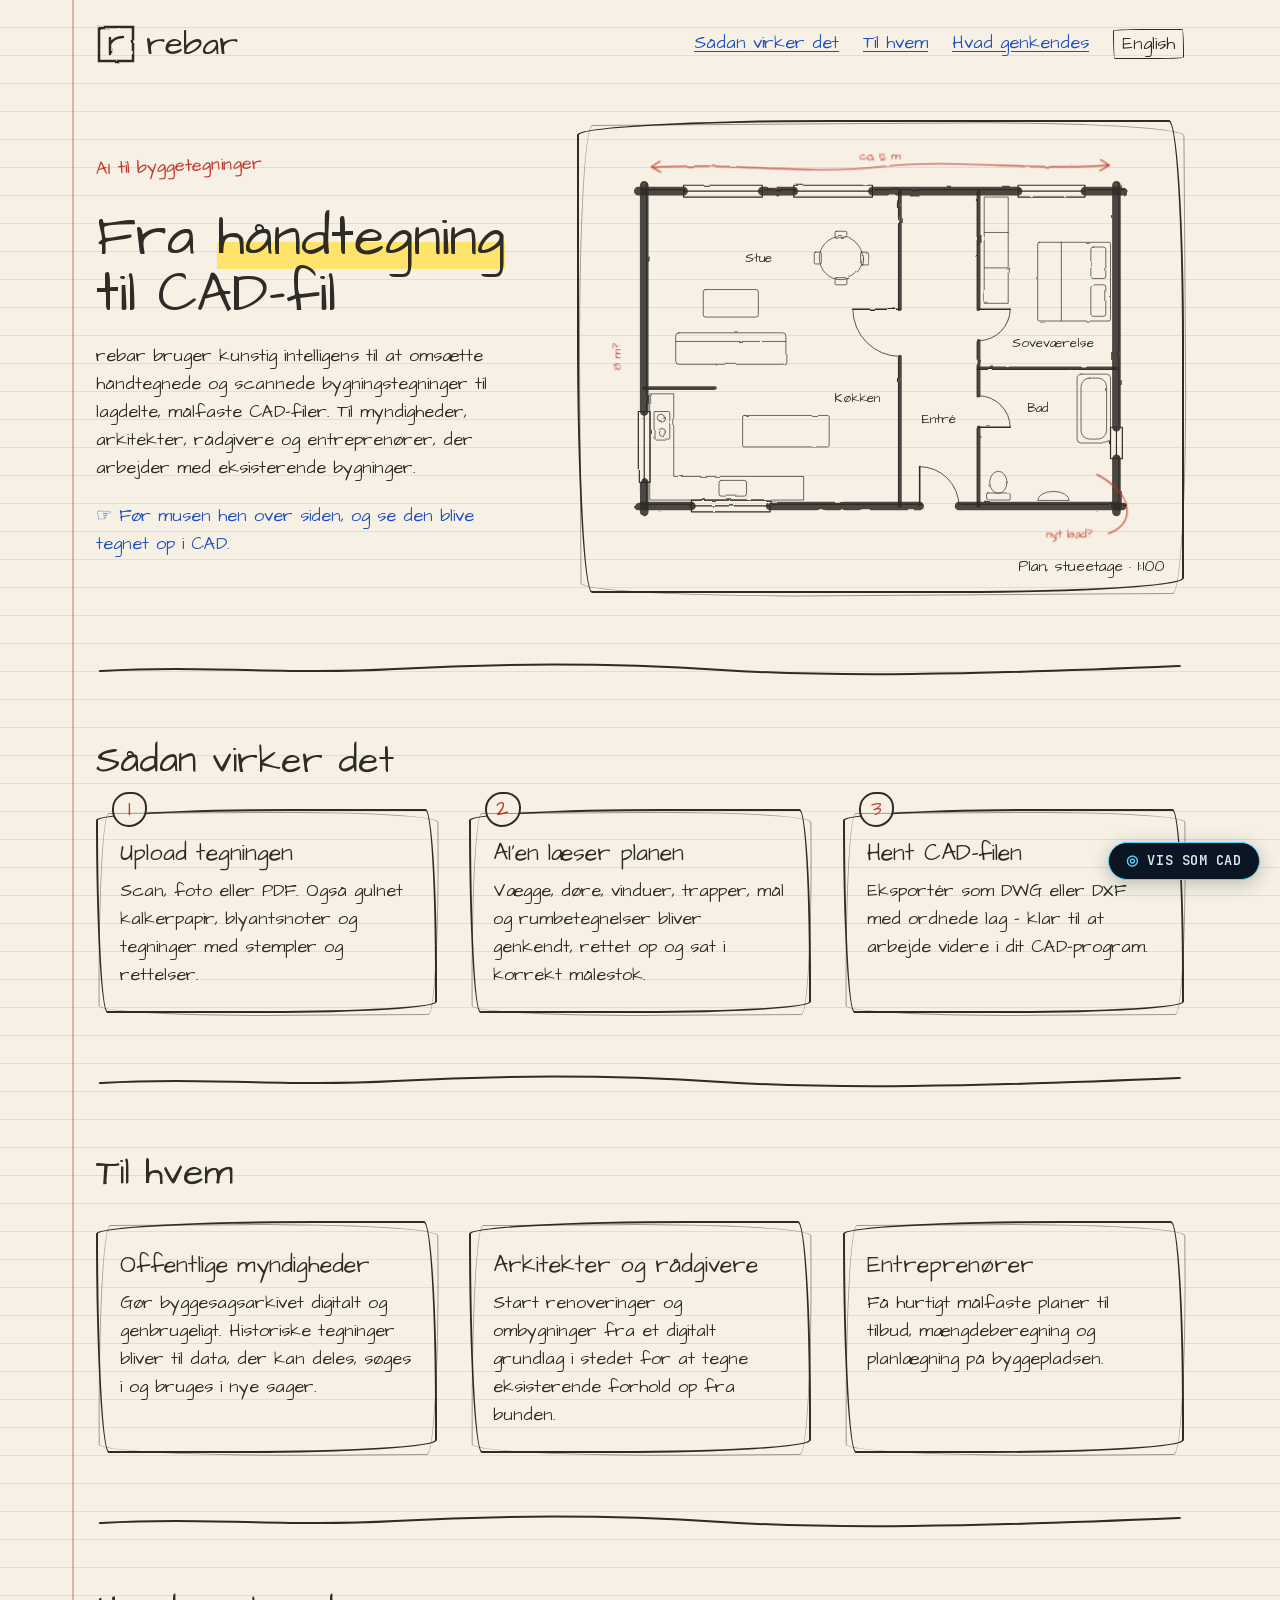
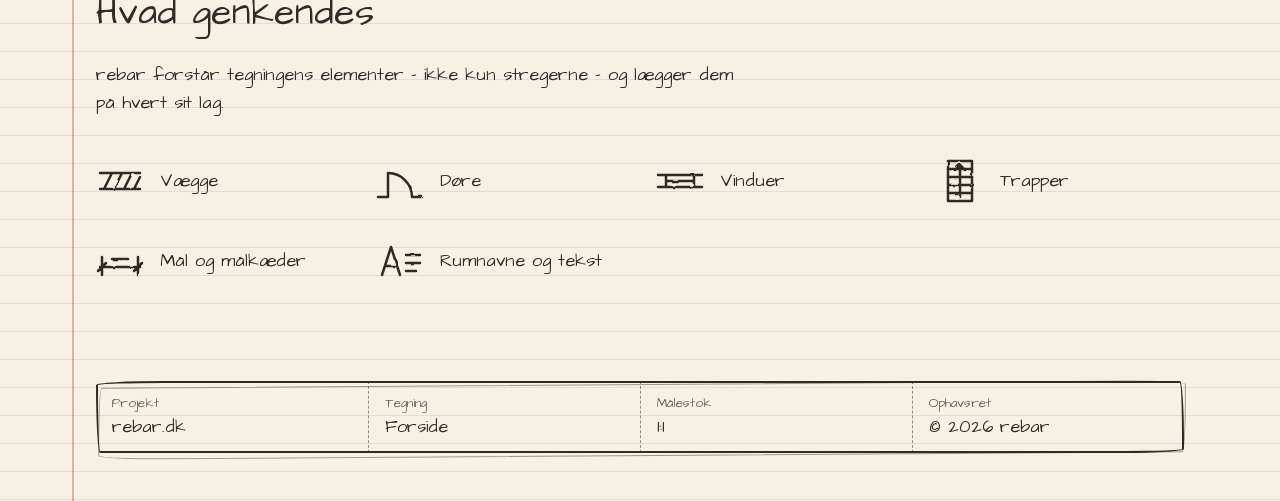
<file: index.html>
<!doctype html>
<html lang="da">
  <head>
    <meta charset="utf-8" />
    <meta name="viewport" content="width=device-width, initial-scale=1" />
    <title>rebar – fra håndtegning til CAD</title>
    <meta
      name="description"
      content="rebar bruger AI til at omsætte håndtegnede og scannede byggetegninger til lagdelte, målfaste CAD-filer. Til myndigheder, arkitekter, rådgivere og entreprenører."
    />
    <meta property="og:title" content="rebar – fra håndtegning til CAD" />
    <meta
      property="og:description"
      content="AI, der omsætter håndtegnede byggetegninger til lagdelte, målfaste CAD-filer."
    />
    <meta property="og:type" content="website" />
    <meta property="og:url" content="https://rebar.dk/" />
    <meta property="og:locale" content="da_DK" />
    <meta property="og:locale:alternate" content="en_GB" />
    <link rel="canonical" href="https://rebar.dk/" />
    <link rel="alternate" hreflang="da" href="https://rebar.dk/" />
    <link rel="alternate" hreflang="en" href="https://rebar.dk/en/" />
    <link rel="alternate" hreflang="x-default" href="https://rebar.dk/" />
    <meta name="theme-color" content="#f6f1e4" />
    <link rel="icon" href="favicon.svg" type="image/svg+xml" />
    <link rel="preload" href="fonts/architects-daughter.woff2" as="font" type="font/woff2" crossorigin />
    <link rel="preload" href="fonts/jetbrains-mono.woff2" as="font" type="font/woff2" crossorigin />
    <link rel="stylesheet" href="styles.css" />
    <script src="lens.js" defer></script>
  </head>
  <body>
    <!-- Pencil filters for the sketch layer. Plan geometry lives in plan.svg, shared with /en/. -->
    <svg class="defs" aria-hidden="true" focusable="false">
      <defs>
        <filter id="rough" x="-5%" y="-5%" width="110%" height="110%">
          <feTurbulence type="fractalNoise" baseFrequency="0.02" numOctaves="2" seed="2" />
          <feDisplacementMap in="SourceGraphic" scale="6" />
        </filter>
        <filter id="rough-2" x="-5%" y="-5%" width="110%" height="110%">
          <feTurbulence type="fractalNoise" baseFrequency="0.03" numOctaves="2" seed="9" />
          <feDisplacementMap in="SourceGraphic" scale="9" />
        </filter>
        <filter id="rough-sm" x="-10%" y="-10%" width="120%" height="120%">
          <feTurbulence type="fractalNoise" baseFrequency="0.08" numOctaves="2" seed="4" />
          <feDisplacementMap in="SourceGraphic" scale="2.5" />
        </filter>
      </defs>
    </svg>

    <div class="stage">
      <div class="layer layer--sketch">
        <header class="site-header wrap">
          <a class="logo" href="#top" aria-label="rebar – til toppen">
            <svg class="logo__mark" viewBox="0 0 40 40" aria-hidden="true">
              <rect x="3" y="3" width="34" height="34" />
              <path d="M14 30V14M14 20C17 15 21 13 27 13" />
            </svg>
            <span class="logo__text">rebar</span>
          </a>
          <nav class="site-nav" aria-label="Hovedmenu">
            <a href="#sadan">Sådan virker det</a>
            <a href="#hvem">Til hvem</a>
            <a href="#genkendes">Hvad genkendes</a>
            <a class="lang-switch" href="/en/" hreflang="en" lang="en">English</a>
          </nav>
        </header>

        <main id="top">
          <section class="hero wrap">
            <div class="hero__text">
              <p class="kicker">AI til byggetegninger</p>
              <h1>Fra <mark>håndtegning</mark> til CAD-fil</h1>
              <p class="lead">
                rebar bruger kunstig intelligens til at omsætte håndtegnede og scannede bygningstegninger til
                lagdelte, målfaste CAD-filer. Til myndigheder, arkitekter, rådgivere og entreprenører, der arbejder med
                eksisterende bygninger.
              </p>
              <p class="hint hint--hover">Før musen hen over siden, og se den blive tegnet op i CAD.</p>
              <p class="hint hint--touch">Tryk på »Vis som CAD« for at se siden tegnet op i CAD.</p>
            </div>

            <figure class="hero__figure box" data-layer="A-PLAN">
              <svg
                class="plan"
                viewBox="-120 -130 1440 1030"
                role="img"
                aria-label="Plantegning af en lejlighed med stue, køkken, entré, soveværelse og bad"
              >
                <use class="p-walls-o" href="plan.svg#g-walls-outer" />
                <use class="p-walls-o2" href="plan.svg#g-walls-outer" />
                <use class="p-walls-i" href="plan.svg#g-walls-inner" />
                <use class="p-walls-i2" href="plan.svg#g-walls-inner" />
                <use class="p-win" href="plan.svg#g-windows" />
                <use class="p-furn" href="plan.svg#g-furniture" />
                <use class="p-leaf" href="plan.svg#g-door-leaves" />
                <use class="p-swing" href="plan.svg#g-door-swings" />

                <g class="p-labels" text-anchor="middle">
                  <text x="290" y="180">Stue</text>
                  <text x="540" y="535">Køkken</text>
                  <text x="750" y="590">Entré</text>
                  <text x="1040" y="395">Soveværelse</text>
                  <text x="1000" y="560">Bad</text>
                </g>
                <g class="p-areas cad-only" text-anchor="middle">
                  <text x="290" y="210">32,5 m²</text>
                  <text x="540" y="565">19,5 m²</text>
                  <text x="750" y="620">16,0 m²</text>
                  <text x="1040" y="425">15,8 m²</text>
                  <text x="1000" y="590">12,3 m²</text>
                </g>

                <g class="p-dims cad-only">
                  <path class="dim-ext" d="M0 -25V-95M650 -25V-60M850 -25V-60M1200 -25V-95" />
                  <path class="dim-line" d="M-10 -50H1210M-10 -85H1210" />
                  <path class="dim-tick" d="M-8 -42L8 -58M642 -42L658 -58M842 -42L858 -58M1192 -42L1208 -58" />
                  <path class="dim-tick" d="M-8 -77L8 -93M1192 -77L1208 -93" />
                  <g text-anchor="middle">
                    <text x="325" y="-58">6.500</text>
                    <text x="750" y="-58">2.000</text>
                    <text x="1025" y="-58">3.500</text>
                    <text x="600" y="-93">12.000</text>
                  </g>
                  <path class="dim-ext" d="M-25 0H-95M-25 500H-60M-25 800H-95" />
                  <path class="dim-line" d="M-50 -10V810M-85 -10V810" />
                  <path class="dim-tick" d="M-58 8L-42 -8M-58 508L-42 492M-58 808L-42 792" />
                  <path class="dim-tick" d="M-93 8L-77 -8M-93 808L-77 792" />
                  <g text-anchor="middle">
                    <text transform="translate(-58 250) rotate(-90)">5.000</text>
                    <text transform="translate(-58 650) rotate(-90)">3.000</text>
                    <text transform="translate(-93 400) rotate(-90)">8.000</text>
                  </g>
                  <path class="dim-ext" d="M1225 0H1260M1225 450H1260M1225 800H1260" />
                  <path class="dim-line" d="M1245 -10V810" />
                  <path class="dim-tick" d="M1237 8L1253 -8M1237 458L1253 442M1237 808L1253 792" />
                  <g text-anchor="middle">
                    <text transform="translate(1272 225) rotate(90)">4.500</text>
                    <text transform="translate(1272 625) rotate(90)">3.500</text>
                  </g>
                </g>

                <g class="p-notes sketch-only">
                  <path d="M20 -60C200 -75 420 -40 600 -62S1000 -50 1180 -66" />
                  <path d="M1160 -80L1182 -66L1158 -52M40 -76L18 -62L42 -48" />
                  <text x="600" y="-80" text-anchor="middle">ca. 12 m</text>
                  <text x="-60" y="420" text-anchor="middle" transform="rotate(-90 -60 420)">8 m?</text>
                  <path d="M1150 720C1230 760 1260 840 1180 870" />
                  <text x="1080" y="880" text-anchor="middle">nyt bad?</text>
                </g>
              </svg>
              <figcaption>Plan, stueetage · 1:100</figcaption>
            </figure>
          </section>

          <hr class="rule" />

          <section class="section wrap" id="sadan" aria-labelledby="sadan-h">
            <h2 id="sadan-h">Sådan virker det</h2>
            <ol class="cards">
              <li class="card box" data-layer="TRIN-01">
                <span class="card__num">1</span>
                <h3>Upload tegningen</h3>
                <p>Scan, foto eller PDF. Også gulnet kalkerpapir, blyantsnoter og tegninger med stempler og rettelser.</p>
              </li>
              <li class="card box" data-layer="TRIN-02">
                <span class="card__num">2</span>
                <h3>AI'en læser planen</h3>
                <p>Vægge, døre, vinduer, trapper, mål og rumbetegnelser bliver genkendt, rettet op og sat i korrekt målestok.</p>
              </li>
              <li class="card box" data-layer="TRIN-03">
                <span class="card__num">3</span>
                <h3>Hent CAD-filen</h3>
                <p>Eksportér som DWG eller DXF med ordnede lag – klar til at arbejde videre i dit CAD-program.</p>
              </li>
            </ol>
          </section>

          <hr class="rule" />

          <section class="section wrap" id="hvem" aria-labelledby="hvem-h">
            <h2 id="hvem-h">Til hvem</h2>
            <div class="cards">
              <article class="card box" data-layer="MYNDIGHED">
                <h3>Offentlige myndigheder</h3>
                <p>
                  Gør byggesagsarkivet digitalt og genbrugeligt. Historiske tegninger bliver til data, der kan deles,
                  søges i og bruges i nye sager.
                </p>
              </article>
              <article class="card box" data-layer="RÅDGIVER">
                <h3>Arkitekter og rådgivere</h3>
                <p>
                  Start renoveringer og ombygninger fra et digitalt grundlag i stedet for at tegne eksisterende forhold
                  op fra bunden.
                </p>
              </article>
              <article class="card box" data-layer="ENTREPRENØR">
                <h3>Entreprenører</h3>
                <p>Få hurtigt målfaste planer til tilbud, mængdeberegning og planlægning på byggepladsen.</p>
              </article>
            </div>
          </section>

          <hr class="rule" />

          <section class="section wrap" id="genkendes" aria-labelledby="genkendes-h">
            <h2 id="genkendes-h">Hvad genkendes</h2>
            <p class="section__intro">
              rebar forstår tegningens elementer – ikke kun stregerne – og lægger dem på hvert sit lag.
            </p>
            <ul class="elements">
              <li class="element">
                <svg class="icon" viewBox="0 0 48 48" aria-hidden="true">
                  <path d="M4 16H44M4 32H44M8 32L16 16M18 32L26 16M28 32L36 16M38 32L44 20" />
                </svg>
                <span class="element__name">Vægge</span><span class="element__layer">A-WALL</span>
              </li>
              <li class="element">
                <svg class="icon" viewBox="0 0 48 48" aria-hidden="true">
                  <path d="M2 40H12M36 40H46M12 40V16M12 16A24 24 0 0 1 36 40" />
                </svg>
                <span class="element__name">Døre</span><span class="element__layer">A-DOOR</span>
              </li>
              <li class="element">
                <svg class="icon" viewBox="0 0 48 48" aria-hidden="true">
                  <path d="M2 18H10M38 18H46M2 30H10M38 30H46M10 18H38V30H10ZM10 24H38" />
                </svg>
                <span class="element__name">Vinduer</span><span class="element__layer">A-GLAZ</span>
              </li>
              <li class="element">
                <svg class="icon" viewBox="0 0 48 48" aria-hidden="true">
                  <path d="M12 4H36V44H12ZM12 12H36M12 20H36M12 28H36M12 36H36M24 40V8M19 13L24 8L29 13" />
                </svg>
                <span class="element__name">Trapper</span><span class="element__layer">A-FLOR-STRS</span>
              </li>
              <li class="element">
                <svg class="icon" viewBox="0 0 48 48" aria-hidden="true">
                  <path d="M4 30H44M6 20V38M42 20V38M2 34L10 26M38 34L46 26M16 22H32" />
                </svg>
                <span class="element__name">Mål og målkæder</span><span class="element__layer">A-ANNO-DIMS</span>
              </li>
              <li class="element">
                <svg class="icon" viewBox="0 0 48 48" aria-hidden="true">
                  <path d="M6 38L15 10L24 38M9 29H21M30 18H44M30 26H44M30 34H40" />
                </svg>
                <span class="element__name">Rumnavne og tekst</span><span class="element__layer">A-ANNO-TEXT</span>
              </li>
            </ul>
          </section>
        </main>

        <footer class="site-footer wrap">
          <dl class="titleblock box" data-layer="TEGNINGSHOVED">
            <div><dt>Projekt</dt><dd>rebar.dk</dd></div>
            <div><dt>Tegning</dt><dd>Forside</dd></div>
            <div><dt>Målestok</dt><dd>1:1</dd></div>
            <div><dt>Ophavsret</dt><dd>© 2026 rebar</dd></div>
          </dl>
        </footer>
      </div>
    </div>

    <button
      class="mode-toggle"
      type="button"
      aria-pressed="false"
      data-label-cad="Vis som CAD"
      data-label-sketch="Vis som skitse"
      hidden
    >
      Vis som CAD
    </button>
  </body>
</html>
</file>
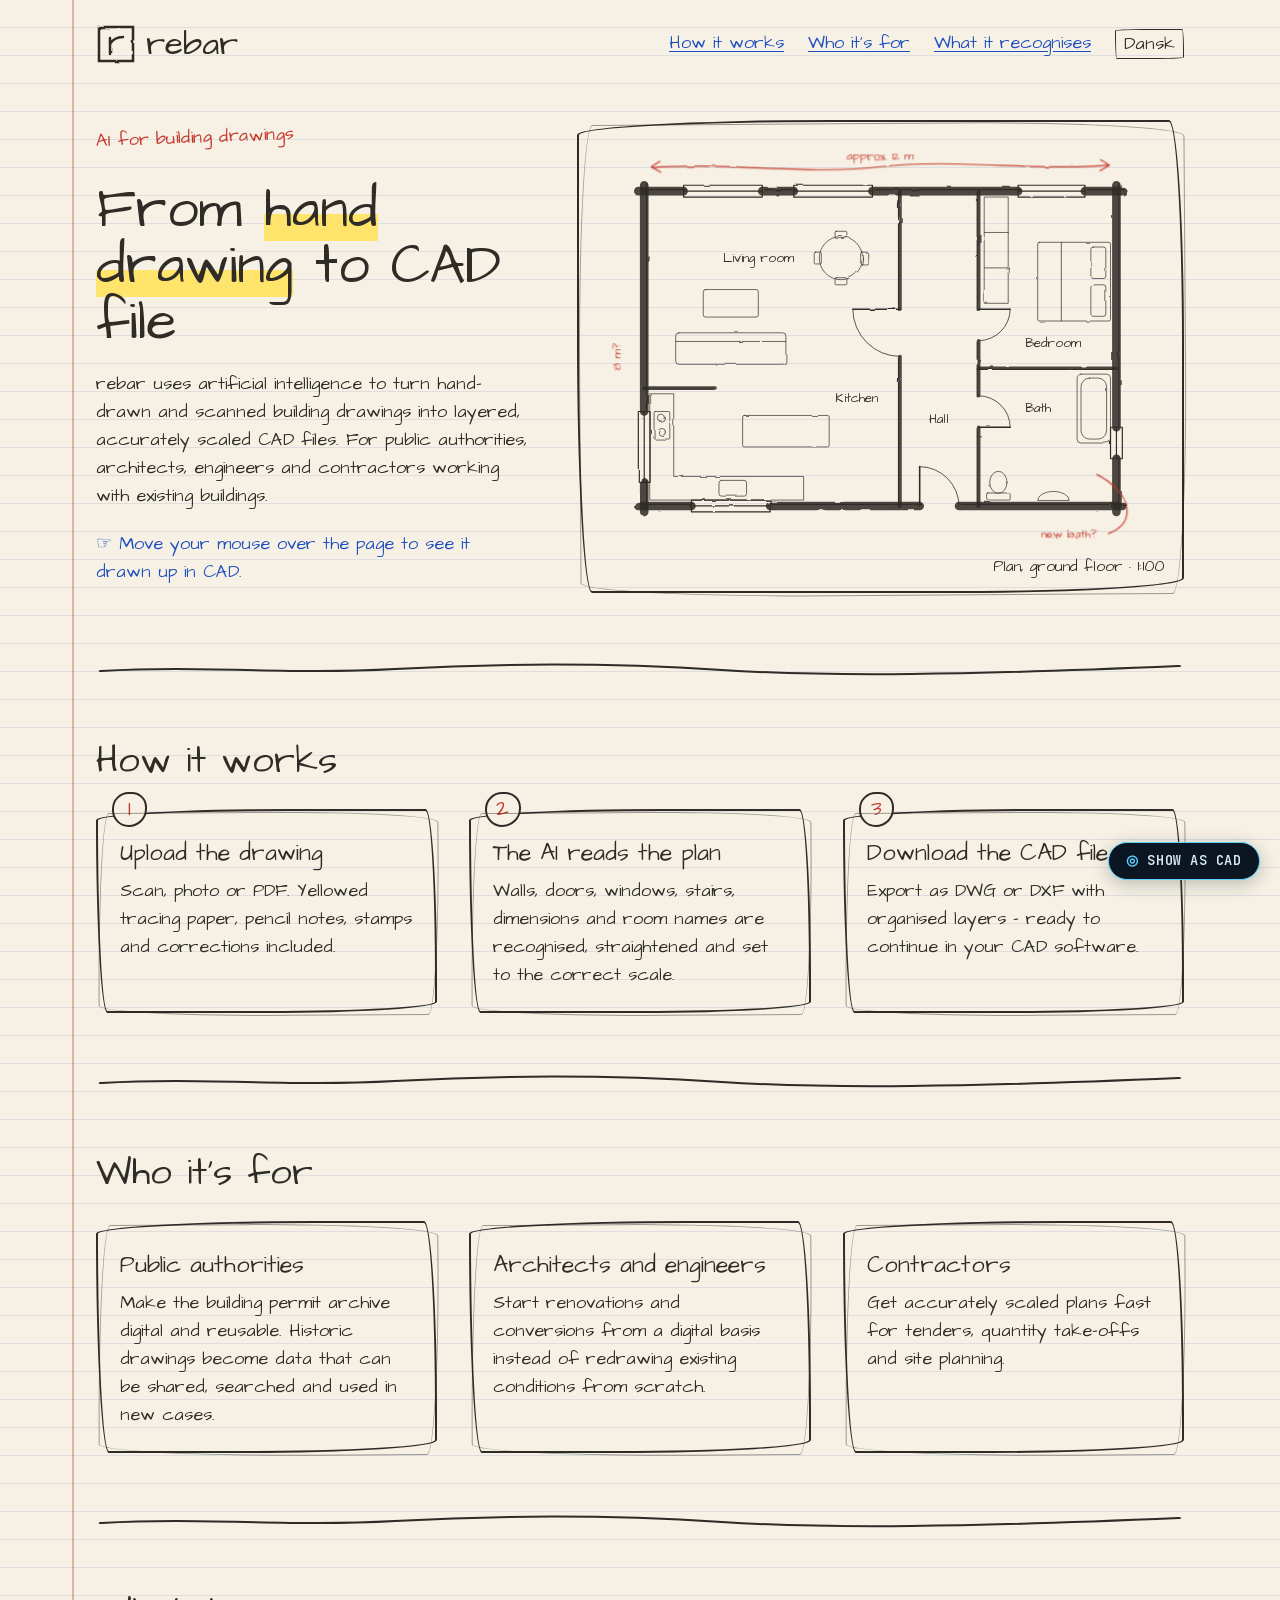
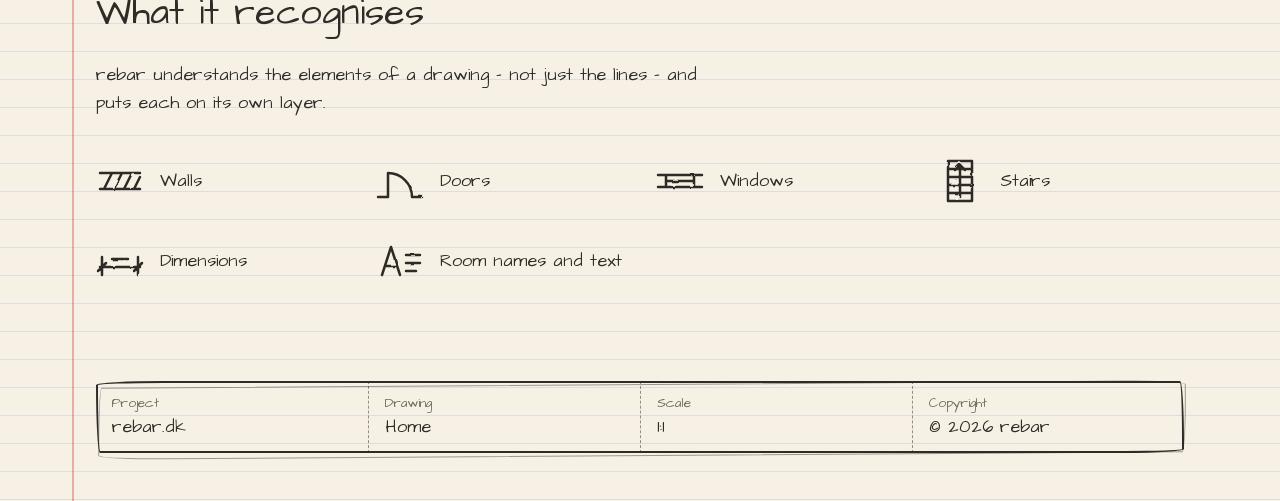
<file: en/index.html>
<!doctype html>
<html lang="en">
  <head>
    <meta charset="utf-8" />
    <meta name="viewport" content="width=device-width, initial-scale=1" />
    <title>rebar – from hand drawing to CAD</title>
    <meta
      name="description"
      content="rebar uses AI to turn hand-drawn and scanned building drawings into layered, accurately scaled CAD files. For public authorities, architects, engineers and contractors."
    />
    <meta property="og:title" content="rebar – from hand drawing to CAD" />
    <meta
      property="og:description"
      content="AI that turns hand-drawn building drawings into layered, accurately scaled CAD files."
    />
    <meta property="og:type" content="website" />
    <meta property="og:url" content="https://rebar.dk/en/" />
    <meta property="og:locale" content="en_GB" />
    <meta property="og:locale:alternate" content="da_DK" />
    <link rel="canonical" href="https://rebar.dk/en/" />
    <link rel="alternate" hreflang="da" href="https://rebar.dk/" />
    <link rel="alternate" hreflang="en" href="https://rebar.dk/en/" />
    <link rel="alternate" hreflang="x-default" href="https://rebar.dk/" />
    <meta name="theme-color" content="#f6f1e4" />
    <link rel="icon" href="../favicon.svg" type="image/svg+xml" />
    <link rel="preload" href="../fonts/architects-daughter.woff2" as="font" type="font/woff2" crossorigin />
    <link rel="preload" href="../fonts/jetbrains-mono.woff2" as="font" type="font/woff2" crossorigin />
    <link rel="stylesheet" href="../styles.css" />
    <script src="../lens.js" defer></script>
  </head>
  <body>
    <!-- Pencil filters for the sketch layer. Plan geometry lives in ../plan.svg, shared with the Danish page. -->
    <svg class="defs" aria-hidden="true" focusable="false">
      <defs>
        <filter id="rough" x="-5%" y="-5%" width="110%" height="110%">
          <feTurbulence type="fractalNoise" baseFrequency="0.02" numOctaves="2" seed="2" />
          <feDisplacementMap in="SourceGraphic" scale="6" />
        </filter>
        <filter id="rough-2" x="-5%" y="-5%" width="110%" height="110%">
          <feTurbulence type="fractalNoise" baseFrequency="0.03" numOctaves="2" seed="9" />
          <feDisplacementMap in="SourceGraphic" scale="9" />
        </filter>
        <filter id="rough-sm" x="-10%" y="-10%" width="120%" height="120%">
          <feTurbulence type="fractalNoise" baseFrequency="0.08" numOctaves="2" seed="4" />
          <feDisplacementMap in="SourceGraphic" scale="2.5" />
        </filter>
      </defs>
    </svg>

    <div class="stage">
      <div class="layer layer--sketch">
        <header class="site-header wrap">
          <a class="logo" href="#top" aria-label="rebar – back to top">
            <svg class="logo__mark" viewBox="0 0 40 40" aria-hidden="true">
              <rect x="3" y="3" width="34" height="34" />
              <path d="M14 30V14M14 20C17 15 21 13 27 13" />
            </svg>
            <span class="logo__text">rebar</span>
          </a>
          <nav class="site-nav" aria-label="Main menu">
            <a href="#how">How it works</a>
            <a href="#who">Who it's for</a>
            <a href="#recognised">What it recognises</a>
            <a class="lang-switch" href="/" hreflang="da" lang="da">Dansk</a>
          </nav>
        </header>

        <main id="top">
          <section class="hero wrap">
            <div class="hero__text">
              <p class="kicker">AI for building drawings</p>
              <h1>From <mark>hand drawing</mark> to CAD file</h1>
              <p class="lead">
                rebar uses artificial intelligence to turn hand-drawn and scanned building drawings into layered,
                accurately scaled CAD files. For public authorities, architects, engineers and contractors working with
                existing buildings.
              </p>
              <p class="hint hint--hover">Move your mouse over the page to see it drawn up in CAD.</p>
              <p class="hint hint--touch">Tap “Show as CAD” to see the page drawn up in CAD.</p>
            </div>

            <figure class="hero__figure box" data-layer="A-PLAN">
              <svg
                class="plan"
                viewBox="-120 -130 1440 1030"
                role="img"
                aria-label="Floor plan of a flat with living room, kitchen, hall, bedroom and bathroom"
              >
                <use class="p-walls-o" href="../plan.svg#g-walls-outer" />
                <use class="p-walls-o2" href="../plan.svg#g-walls-outer" />
                <use class="p-walls-i" href="../plan.svg#g-walls-inner" />
                <use class="p-walls-i2" href="../plan.svg#g-walls-inner" />
                <use class="p-win" href="../plan.svg#g-windows" />
                <use class="p-furn" href="../plan.svg#g-furniture" />
                <use class="p-leaf" href="../plan.svg#g-door-leaves" />
                <use class="p-swing" href="../plan.svg#g-door-swings" />

                <g class="p-labels" text-anchor="middle">
                  <text x="290" y="180">Living room</text>
                  <text x="540" y="535">Kitchen</text>
                  <text x="750" y="590">Hall</text>
                  <text x="1040" y="395">Bedroom</text>
                  <text x="1000" y="560">Bath</text>
                </g>
                <g class="p-areas cad-only" text-anchor="middle">
                  <text x="290" y="210">32.5 m²</text>
                  <text x="540" y="565">19.5 m²</text>
                  <text x="750" y="620">16.0 m²</text>
                  <text x="1040" y="425">15.8 m²</text>
                  <text x="1000" y="590">12.3 m²</text>
                </g>

                <g class="p-dims cad-only">
                  <path class="dim-ext" d="M0 -25V-95M650 -25V-60M850 -25V-60M1200 -25V-95" />
                  <path class="dim-line" d="M-10 -50H1210M-10 -85H1210" />
                  <path class="dim-tick" d="M-8 -42L8 -58M642 -42L658 -58M842 -42L858 -58M1192 -42L1208 -58" />
                  <path class="dim-tick" d="M-8 -77L8 -93M1192 -77L1208 -93" />
                  <g text-anchor="middle">
                    <text x="325" y="-58">6500</text>
                    <text x="750" y="-58">2000</text>
                    <text x="1025" y="-58">3500</text>
                    <text x="600" y="-93">12000</text>
                  </g>
                  <path class="dim-ext" d="M-25 0H-95M-25 500H-60M-25 800H-95" />
                  <path class="dim-line" d="M-50 -10V810M-85 -10V810" />
                  <path class="dim-tick" d="M-58 8L-42 -8M-58 508L-42 492M-58 808L-42 792" />
                  <path class="dim-tick" d="M-93 8L-77 -8M-93 808L-77 792" />
                  <g text-anchor="middle">
                    <text transform="translate(-58 250) rotate(-90)">5000</text>
                    <text transform="translate(-58 650) rotate(-90)">3000</text>
                    <text transform="translate(-93 400) rotate(-90)">8000</text>
                  </g>
                  <path class="dim-ext" d="M1225 0H1260M1225 450H1260M1225 800H1260" />
                  <path class="dim-line" d="M1245 -10V810" />
                  <path class="dim-tick" d="M1237 8L1253 -8M1237 458L1253 442M1237 808L1253 792" />
                  <g text-anchor="middle">
                    <text transform="translate(1272 225) rotate(90)">4500</text>
                    <text transform="translate(1272 625) rotate(90)">3500</text>
                  </g>
                </g>

                <g class="p-notes sketch-only">
                  <path d="M20 -60C200 -75 420 -40 600 -62S1000 -50 1180 -66" />
                  <path d="M1160 -80L1182 -66L1158 -52M40 -76L18 -62L42 -48" />
                  <text x="600" y="-80" text-anchor="middle">approx. 12 m</text>
                  <text x="-60" y="420" text-anchor="middle" transform="rotate(-90 -60 420)">8 m?</text>
                  <path d="M1150 720C1230 760 1260 840 1180 870" />
                  <text x="1080" y="880" text-anchor="middle">new bath?</text>
                </g>
              </svg>
              <figcaption>Plan, ground floor · 1:100</figcaption>
            </figure>
          </section>

          <hr class="rule" />

          <section class="section wrap" id="how" aria-labelledby="how-h">
            <h2 id="how-h">How it works</h2>
            <ol class="cards">
              <li class="card box" data-layer="STEP-01">
                <span class="card__num">1</span>
                <h3>Upload the drawing</h3>
                <p>Scan, photo or PDF. Yellowed tracing paper, pencil notes, stamps and corrections included.</p>
              </li>
              <li class="card box" data-layer="STEP-02">
                <span class="card__num">2</span>
                <h3>The AI reads the plan</h3>
                <p>Walls, doors, windows, stairs, dimensions and room names are recognised, straightened and set to the correct scale.</p>
              </li>
              <li class="card box" data-layer="STEP-03">
                <span class="card__num">3</span>
                <h3>Download the CAD file</h3>
                <p>Export as DWG or DXF with organised layers – ready to continue in your CAD software.</p>
              </li>
            </ol>
          </section>

          <hr class="rule" />

          <section class="section wrap" id="who" aria-labelledby="who-h">
            <h2 id="who-h">Who it's for</h2>
            <div class="cards">
              <article class="card box" data-layer="AUTHORITY">
                <h3>Public authorities</h3>
                <p>
                  Make the building permit archive digital and reusable. Historic drawings become data that can be
                  shared, searched and used in new cases.
                </p>
              </article>
              <article class="card box" data-layer="CONSULTANT">
                <h3>Architects and engineers</h3>
                <p>
                  Start renovations and conversions from a digital basis instead of redrawing existing conditions from
                  scratch.
                </p>
              </article>
              <article class="card box" data-layer="CONTRACTOR">
                <h3>Contractors</h3>
                <p>Get accurately scaled plans fast for tenders, quantity take-offs and site planning.</p>
              </article>
            </div>
          </section>

          <hr class="rule" />

          <section class="section wrap" id="recognised" aria-labelledby="recognised-h">
            <h2 id="recognised-h">What it recognises</h2>
            <p class="section__intro">
              rebar understands the elements of a drawing – not just the lines – and puts each on its own layer.
            </p>
            <ul class="elements">
              <li class="element">
                <svg class="icon" viewBox="0 0 48 48" aria-hidden="true">
                  <path d="M4 16H44M4 32H44M8 32L16 16M18 32L26 16M28 32L36 16M38 32L44 20" />
                </svg>
                <span class="element__name">Walls</span><span class="element__layer">A-WALL</span>
              </li>
              <li class="element">
                <svg class="icon" viewBox="0 0 48 48" aria-hidden="true">
                  <path d="M2 40H12M36 40H46M12 40V16M12 16A24 24 0 0 1 36 40" />
                </svg>
                <span class="element__name">Doors</span><span class="element__layer">A-DOOR</span>
              </li>
              <li class="element">
                <svg class="icon" viewBox="0 0 48 48" aria-hidden="true">
                  <path d="M2 18H10M38 18H46M2 30H10M38 30H46M10 18H38V30H10ZM10 24H38" />
                </svg>
                <span class="element__name">Windows</span><span class="element__layer">A-GLAZ</span>
              </li>
              <li class="element">
                <svg class="icon" viewBox="0 0 48 48" aria-hidden="true">
                  <path d="M12 4H36V44H12ZM12 12H36M12 20H36M12 28H36M12 36H36M24 40V8M19 13L24 8L29 13" />
                </svg>
                <span class="element__name">Stairs</span><span class="element__layer">A-FLOR-STRS</span>
              </li>
              <li class="element">
                <svg class="icon" viewBox="0 0 48 48" aria-hidden="true">
                  <path d="M4 30H44M6 20V38M42 20V38M2 34L10 26M38 34L46 26M16 22H32" />
                </svg>
                <span class="element__name">Dimensions</span><span class="element__layer">A-ANNO-DIMS</span>
              </li>
              <li class="element">
                <svg class="icon" viewBox="0 0 48 48" aria-hidden="true">
                  <path d="M6 38L15 10L24 38M9 29H21M30 18H44M30 26H44M30 34H40" />
                </svg>
                <span class="element__name">Room names and text</span><span class="element__layer">A-ANNO-TEXT</span>
              </li>
            </ul>
          </section>
        </main>

        <footer class="site-footer wrap">
          <dl class="titleblock box" data-layer="TITLE BLOCK">
            <div><dt>Project</dt><dd>rebar.dk</dd></div>
            <div><dt>Drawing</dt><dd>Home</dd></div>
            <div><dt>Scale</dt><dd>1:1</dd></div>
            <div><dt>Copyright</dt><dd>© 2026 rebar</dd></div>
          </dl>
        </footer>
      </div>
    </div>

    <button
      class="mode-toggle"
      type="button"
      aria-pressed="false"
      data-label-cad="Show as CAD"
      data-label-sketch="Show as sketch"
      hidden
    >
      Show as CAD
    </button>
  </body>
</html>
</file>
<file: styles.css>
/*
 * rebar.dk landing page.
 *
 * The page is rendered twice: .layer--sketch (hand-drawn, in normal flow) and
 * .layer--cad (a clone made by lens.js, stacked on top and clipped to a circle
 * around the cursor). Both layers share every layout rule below; only colours,
 * fonts and decorations differ. Decorations that exist in one layer only
 * (.sketch-only, .cad-only, pseudo-elements) are positioned absolutely so they
 * never shift the layout. lens.js equalises text block heights so the two
 * layers stay aligned even when their fonts wrap differently.
 */

@font-face {
  font-family: "Architects Daughter";
  src: url("fonts/architects-daughter.woff2") format("woff2");
  font-display: swap;
}

@font-face {
  font-family: "JetBrains Mono";
  src: url("fonts/jetbrains-mono.woff2") format("woff2");
  font-weight: 100 800;
  font-display: swap;
}

@property --r {
  syntax: "<length>";
  inherits: true;
  initial-value: 0px;
}

*,
*::before,
*::after {
  box-sizing: border-box;
}

html {
  scroll-behavior: smooth;
}

body {
  margin: 0;
  background: #f6f1e4;
}

.defs {
  position: absolute;
  width: 0;
  height: 0;
  overflow: hidden;
}

/* ---------------------------------------------------------------- tokens */

.layer {
  /* Shared metrics: line heights are identical in both layers. */
  --base: 1.125rem;
  --lh: 1.75rem;
  --wrap: 68rem;
  min-height: 100vh;
  padding-bottom: 3rem;
  background: var(--bg);
  color: var(--ink);
  font-family: var(--font);
  font-size: calc(var(--base) * var(--font-scale));
  line-height: var(--lh);
}

.layer--sketch {
  --bg: #f6f1e4;
  --ink: #2f2b27;
  --muted: #6d655b;
  --pen: #1f4fbf;
  --red: #c4372b;
  --highlight: #ffe46b;
  --font: "Architects Daughter", "Comic Sans MS", cursive;
  --font-scale: 1;
  /* Ruled notebook paper with a red margin line. */
  /* Margin line sits just left of the content column (.wrap), at any width. */
  --margin-x: max(0.6rem, calc((100% - var(--wrap)) / 2 - 1.5rem));
  background:
    linear-gradient(90deg, transparent var(--margin-x), rgb(196 55 43 / 0.35) var(--margin-x), rgb(196 55 43 / 0.35) calc(var(--margin-x) + 2px), transparent calc(var(--margin-x) + 2px)),
    repeating-linear-gradient(transparent 0 calc(var(--lh) - 1px), rgb(31 79 191 / 0.12) calc(var(--lh) - 1px) var(--lh)),
    var(--bg);
}

.layer--cad {
  --bg: #0b1622;
  --ink: #d6eaf5;
  --muted: #7f9db2;
  --line: #5ad1ff;
  --dim: #7bd389;
  --door: #ffd166;
  --font: "JetBrains Mono", ui-monospace, "SF Mono", Menlo, monospace;
  /* JetBrains Mono runs wider than the handwriting; scale it down so lines wrap alike. */
  --font-scale: 0.84;
  background:
    linear-gradient(rgb(90 209 255 / 0.13) 1px, transparent 1px) 0 0 / 50px 50px,
    linear-gradient(90deg, rgb(90 209 255 / 0.13) 1px, transparent 1px) 0 0 / 50px 50px,
    linear-gradient(rgb(90 209 255 / 0.05) 1px, transparent 1px) 0 0 / 10px 10px,
    linear-gradient(90deg, rgb(90 209 255 / 0.05) 1px, transparent 1px) 0 0 / 10px 10px,
    var(--bg);
}

.layer--sketch .cad-only,
.layer--cad .sketch-only {
  display: none;
}

/* ---------------------------------------------------------------- layout */

.wrap {
  width: min(100% - 3rem, var(--wrap));
  margin-inline: auto;
}

.site-header {
  display: flex;
  flex-wrap: wrap;
  gap: 1rem 2rem;
  align-items: center;
  justify-content: space-between;
  padding-block: 1.5rem;
}

.logo {
  display: inline-flex;
  gap: 0.6rem;
  align-items: center;
  color: inherit;
  text-decoration: none;
}

.logo__mark {
  width: 2.5rem;
  height: 2.5rem;
  fill: none;
  stroke: currentColor;
  stroke-width: 2.5;
  stroke-linecap: round;
}

.logo__text {
  font-size: 1.9em;
  line-height: 2.5rem;
}

.site-nav {
  display: flex;
  flex-wrap: wrap;
  gap: 0.25rem 1.5rem;
}

/* Language switch: same box in both layers (padding + 1.5px border) so they align. */
.site-nav .lang-switch {
  padding-inline: 0.5rem;
  border: 1.5px solid currentColor;
}

.hero {
  display: grid;
  grid-template-columns: minmax(0, 5fr) minmax(0, 7fr);
  gap: 3rem;
  align-items: center;
  padding-block: 2rem 3rem;
}

.kicker {
  margin: 0 0 0.75rem;
}

h1,
h2,
h3 {
  margin: 0;
  font-weight: 400;
}

h1 {
  font-size: 3.1em;
  line-height: 3.5rem;
  margin-bottom: 1.25rem;
}

h2 {
  font-size: 2.1em;
  line-height: 3rem;
  margin-bottom: 1.5rem;
}

h3 {
  font-size: 1.3em;
  line-height: 2rem;
  margin-bottom: 0.5rem;
}

p {
  margin: 0;
}

.lead {
  margin-bottom: 1.25rem;
}

.hint--touch {
  display: none;
}

@media (hover: none), (pointer: coarse) {
  .hint--hover {
    display: none;
  }
  .hint--touch {
    display: block;
  }
}

html:not(.has-lens) .hint {
  display: none;
}

.hero__figure {
  margin: 0;
  padding: 1.25rem 1.25rem 0.75rem;
}

.plan {
  display: block;
  width: 100%;
  height: auto;
  overflow: visible;
}

figcaption {
  margin-top: 0.5rem;
  text-align: right;
  font-size: 0.85em;
}

.rule {
  width: min(100% - 3rem, var(--wrap));
  height: 1.5rem;
  margin: 1rem auto;
  border: 0;
}

.section {
  padding-block: 2.5rem;
}

.section__intro {
  max-width: 40rem;
  margin-bottom: 2rem;
}

.cards {
  display: grid;
  grid-template-columns: repeat(auto-fit, minmax(16rem, 1fr));
  gap: 2rem;
  margin: 0;
  padding: 0;
  list-style: none;
}

.card {
  position: relative;
  padding: 1.75rem 1.5rem 1.5rem;
}

.card__num {
  position: absolute;
  top: -1.1rem;
  left: 1rem;
  width: 2.2rem;
  height: 2.2rem;
  display: grid;
  place-items: center;
  font-size: 1.2em;
}

.elements {
  display: grid;
  grid-template-columns: repeat(auto-fit, minmax(14rem, 1fr));
  gap: 1rem 2rem;
  margin: 0;
  padding: 0;
  list-style: none;
}

.element {
  position: relative;
  display: flex;
  gap: 1rem;
  align-items: center;
  padding: 0.5rem 0;
}

.icon {
  flex: none;
  width: 3rem;
  height: 3rem;
  fill: none;
  stroke: currentColor;
  stroke-width: 2.5;
  stroke-linecap: round;
  stroke-linejoin: round;
}

.element__layer {
  position: absolute;
  right: 0;
  top: 0.1rem;
}

.site-footer {
  padding-top: 3rem;
}

.titleblock {
  display: grid;
  grid-template-columns: repeat(auto-fit, minmax(10rem, 1fr));
  margin: 0;
}

.titleblock > div {
  padding: 0.75rem 1rem;
}

.titleblock dt {
  font-size: 0.75em;
  line-height: 1.25rem;
}

.titleblock dd {
  margin: 0;
}

/* Boxes: border drawn by ::before so each layer can style it freely. */
.box {
  position: relative;
}

.box::before,
.box::after {
  content: "";
  position: absolute;
  pointer-events: none;
}

/* ================================================================ sketch */

.layer--sketch a {
  color: var(--pen);
  text-decoration: underline;
  text-underline-offset: 3px;
}

.layer--sketch .logo {
  color: var(--ink);
  text-decoration: none;
}

.layer--sketch .lang-switch {
  color: var(--ink);
  text-decoration: none;
  border-radius: 255px 15px 225px 15px / 15px 225px 15px 255px;
}

.layer--sketch .logo__mark,
.layer--sketch .icon {
  filter: url(#rough-sm);
}

.layer--sketch .kicker {
  color: var(--red);
  transform: rotate(-2deg);
  transform-origin: left;
}

.layer--sketch mark {
  color: inherit;
  background: linear-gradient(transparent 55%, var(--highlight) 55%, var(--highlight) 90%, transparent 90%);
}

.layer--sketch .hint {
  color: var(--pen);
}

.layer--sketch .hint::before {
  content: "☞ ";
}

/* Hand-drawn borders: irregular radii plus a second, slightly rotated pencil pass. */
.layer--sketch .box::before {
  inset: 0;
  border: 2px solid var(--ink);
  border-radius: 255px 15px 225px 15px / 15px 225px 15px 255px;
}

.layer--sketch .box::after {
  inset: 3px -2px -3px 2px;
  border: 1.5px solid rgb(47 43 39 / 0.45);
  border-radius: 15px 225px 15px 255px / 255px 15px 225px 15px;
  transform: rotate(-0.4deg);
}

.layer--sketch .card__num {
  border: 2px solid var(--ink);
  border-radius: 50% 45% 55% 50%;
  background: var(--bg);
  color: var(--red);
}

.layer--sketch .element__layer {
  display: none;
}

.layer--sketch .rule {
  background: url("data:image/svg+xml,%3Csvg xmlns='http://www.w3.org/2000/svg' viewBox='0 0 400 24' preserveAspectRatio='none'%3E%3Cpath d='M2 14C40 8 70 18 110 12S190 6 230 13 320 18 398 9' fill='none' stroke='%232f2b27' stroke-width='2' stroke-linecap='round'/%3E%3C/svg%3E") center / 100% 100% no-repeat;
}

.layer--sketch .titleblock > div + div {
  border-left: 1.5px dashed rgb(47 43 39 / 0.5);
}

.layer--sketch .titleblock dt {
  color: var(--muted);
}

/* Plan, pencil version. */
.layer--sketch .plan use,
.layer--sketch .p-notes {
  fill: none;
  stroke: var(--ink);
  stroke-linecap: round;
  stroke-linejoin: round;
  filter: url(#rough);
}

.layer--sketch .p-walls-o {
  stroke-width: 22;
  stroke-opacity: 0.85;
}
.layer--sketch .p-walls-o2 {
  stroke-width: 3;
  filter: url(#rough-2);
  transform: translate(6px, -4px);
}
.layer--sketch .p-walls-i {
  stroke-width: 9;
  stroke-opacity: 0.85;
}
.layer--sketch .p-walls-i2 {
  stroke-width: 2.5;
  filter: url(#rough-2);
  transform: translate(-4px, 3px);
}
.layer--sketch .p-win {
  stroke-width: 3;
}
.layer--sketch .p-furn {
  stroke-width: 2.5;
  stroke-opacity: 0.7;
}
.layer--sketch .p-leaf {
  stroke-width: 4;
}
.layer--sketch .p-swing {
  stroke-width: 2;
}
.layer--sketch .p-labels {
  fill: var(--ink);
  font-size: 34px;
}
.layer--sketch .p-notes {
  stroke: var(--red);
  stroke-width: 3;
}
.layer--sketch .p-notes text {
  fill: var(--red);
  stroke: none;
  font-size: 30px;
}

/* =================================================================== cad */

.layer--cad h1,
.layer--cad h2,
.layer--cad h3,
.layer--cad .kicker,
.layer--cad .logo__text,
.layer--cad .site-nav,
.layer--cad .element__name,
.layer--cad .titleblock dt,
.layer--cad figcaption {
  text-transform: uppercase;
}

.layer--cad h1,
.layer--cad h2 {
  font-weight: 600;
  letter-spacing: -0.02em;
}

.layer--cad a {
  color: var(--line);
  text-decoration: none;
}

.layer--cad .logo {
  color: var(--ink);
}

.layer--cad .lang-switch {
  border-color: rgb(90 209 255 / 0.55);
  letter-spacing: 0.04em;
}

.layer--cad .logo__mark {
  stroke: var(--line);
  stroke-width: 1.5;
  stroke-linecap: square;
}

.layer--cad .kicker,
.layer--cad .hint,
.layer--cad figcaption {
  color: var(--line);
}

.layer--cad .kicker::before {
  content: "// ";
}

.layer--cad mark {
  color: var(--door);
  background: none;
}

.layer--cad .lead,
.layer--cad .card p,
.layer--cad .section__intro {
  color: var(--muted);
}

.layer--cad .box::before {
  inset: 0;
  border: 1px solid rgb(90 209 255 / 0.55);
  background: rgb(11 22 34 / 0.6);
  z-index: -1;
}

.layer--cad .box {
  isolation: isolate;
}

/* Layer name tag, like an object's layer in a CAD program. */
.layer--cad .box::after {
  content: attr(data-layer);
  top: -0.75rem;
  right: 0.75rem;
  padding: 0 0.4rem;
  background: var(--bg);
  color: var(--dim);
  font-size: 0.7rem;
  line-height: 1.5rem;
  letter-spacing: 0.08em;
}

.layer--cad .card__num {
  /* The "0" prefix is a separate box; flex keeps it on the number's line. */
  display: flex;
  justify-content: center;
  align-items: center;
  width: auto;
  padding-inline: 0.45rem;
  border: 1px solid var(--line);
  background: var(--bg);
  color: var(--line);
  font-size: 0.9em;
}

.layer--cad .card__num::before {
  content: "0";
}

.layer--cad .icon {
  stroke: var(--line);
  stroke-width: 1.5;
  stroke-linecap: square;
  stroke-linejoin: miter;
}

.layer--cad .element__layer {
  color: var(--dim);
  font-size: 0.7rem;
  line-height: 1.25rem;
  letter-spacing: 0.08em;
}

.layer--cad .rule {
  background:
    linear-gradient(var(--line), var(--line)) center / 100% 1px no-repeat,
    linear-gradient(90deg, var(--line), var(--line)) left center / 1px 60% no-repeat,
    linear-gradient(90deg, var(--line), var(--line)) right center / 1px 60% no-repeat;
  opacity: 0.45;
}

.layer--cad .titleblock > div + div {
  border-left: 1px solid rgb(90 209 255 / 0.55);
}

.layer--cad .titleblock dt {
  color: var(--dim);
  letter-spacing: 0.08em;
}

/* Plan, CAD version: walls as outlines (wide stroke, then a background-coloured core). */
.layer--cad .plan use {
  fill: none;
  stroke-linecap: butt;
  stroke-linejoin: miter;
}
.layer--cad .p-walls-o {
  stroke: var(--line);
  stroke-width: 30;
}
.layer--cad .p-walls-o2 {
  stroke: var(--bg);
  stroke-width: 26;
}
.layer--cad .p-walls-i {
  stroke: var(--line);
  stroke-width: 12;
}
.layer--cad .p-walls-i2 {
  stroke: var(--bg);
  stroke-width: 8;
}
.layer--cad .p-win {
  stroke: var(--line);
  stroke-width: 2;
}
.layer--cad .p-furn {
  stroke: rgb(90 209 255 / 0.5);
  stroke-width: 1.5;
}
.layer--cad .p-leaf {
  stroke: var(--door);
  stroke-width: 3;
}
.layer--cad .p-swing {
  stroke: var(--door);
  stroke-width: 1.5;
  stroke-dasharray: 8 6;
}
.layer--cad .p-labels {
  fill: var(--ink);
  font-size: 24px;
  font-weight: 600;
  letter-spacing: 0.06em;
  text-transform: uppercase;
}
.layer--cad .p-areas {
  fill: var(--line);
  font-size: 18px;
}
.layer--cad .p-dims path {
  fill: none;
  stroke: var(--dim);
  stroke-width: 1.5;
}
.layer--cad .p-dims .dim-ext {
  stroke-opacity: 0.6;
}
.layer--cad .p-dims .dim-tick {
  stroke-width: 2.5;
}
.layer--cad .p-dims text {
  fill: var(--dim);
  font-size: 20px;
}

/* ================================================================== lens */

.stage {
  --x: -1000px;
  --y: -1000px;
  --r: 0px;
  position: relative;
}

.stage.is-lens {
  --r: 170px;
}

.stage.is-full {
  --r: var(--full-r, 300vmax);
}

.layer--cad {
  position: absolute;
  inset: 0;
  clip-path: circle(var(--r) at var(--x) var(--y));
  pointer-events: none;
  transition: --r 0.35s cubic-bezier(0.3, 0.7, 0.4, 1);
  will-change: clip-path;
}

.stage.is-full .layer--cad {
  transition-duration: 0.7s;
}

/* Crosshair and coordinate readout, inside the CAD layer so the lens clips them. */
.crosshair {
  position: absolute;
  top: 0;
  left: 0;
  transform: translate(var(--x), var(--y));
  pointer-events: none;
}

.crosshair::before,
.crosshair::after {
  content: "";
  position: absolute;
  background: rgb(90 209 255 / 0.7);
}

.crosshair::before {
  left: -170px;
  top: 0;
  width: 340px;
  height: 1px;
}

.crosshair::after {
  top: -170px;
  left: 0;
  width: 1px;
  height: 340px;
}

.crosshair__box {
  position: absolute;
  left: -6px;
  top: -6px;
  width: 13px;
  height: 13px;
  border: 1px solid var(--line);
}

.crosshair__readout {
  position: absolute;
  left: 14px;
  top: 12px;
  padding: 0.1rem 0.4rem;
  background: var(--bg);
  border: 1px solid rgb(90 209 255 / 0.4);
  color: var(--dim);
  font-size: 0.7rem;
  line-height: 1.2rem;
  white-space: nowrap;
}

.stage.is-full .crosshair {
  display: none;
}

.mode-toggle {
  position: fixed;
  right: 1.25rem;
  bottom: 1.25rem;
  z-index: 10;
  padding: 0.7rem 1.1rem;
  border: 1px solid #5ad1ff;
  border-radius: 999px;
  background: #0b1622;
  color: #d6eaf5;
  font: 600 0.85rem/1 "JetBrains Mono", ui-monospace, monospace;
  letter-spacing: 0.04em;
  text-transform: uppercase;
  cursor: pointer;
  box-shadow: 0 4px 18px rgb(11 22 34 / 0.25);
}

.mode-toggle::before {
  content: "◎ ";
  color: #5ad1ff;
}

.mode-toggle[aria-pressed="true"] {
  border: 2px solid #2f2b27;
  background: #f6f1e4;
  color: #2f2b27;
  font: 400 1.05rem/1 "Architects Daughter", cursive;
  letter-spacing: 0;
  text-transform: none;
}

.mode-toggle[aria-pressed="true"]::before {
  content: "✎ ";
  color: #c4372b;
}

.mode-toggle:focus-visible {
  outline: 3px solid #ffd166;
  outline-offset: 3px;
}

/* ============================================================ responsive */

@media (max-width: 54rem) {
  .hero {
    grid-template-columns: 1fr;
    gap: 2rem;
  }

  h1 {
    font-size: 2.4em;
    line-height: 2.9rem;
  }
}

@media (prefers-reduced-motion: reduce) {
  html {
    scroll-behavior: auto;
  }

  .layer--cad,
  .stage.is-full .layer--cad {
    transition: none;
  }
}

@media print {
  .layer--cad,
  .mode-toggle {
    display: none;
  }
}
</file>
